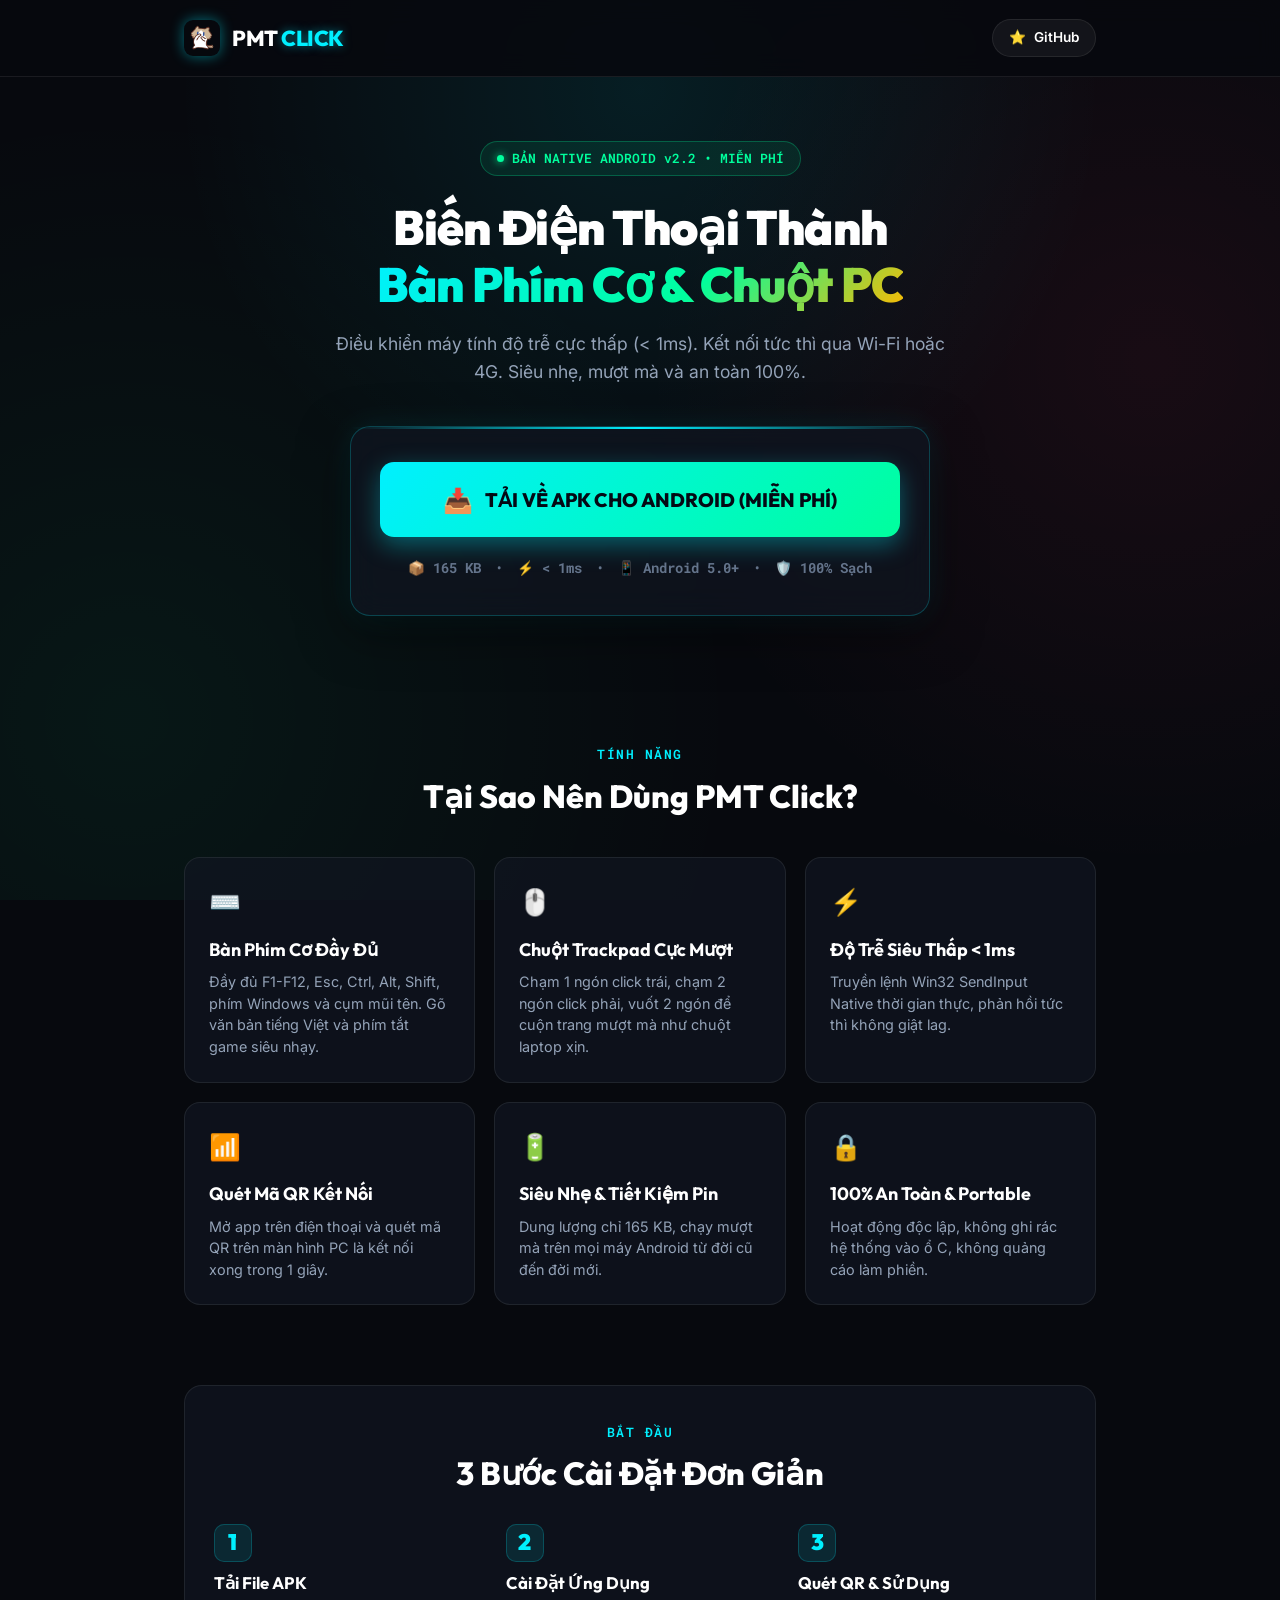
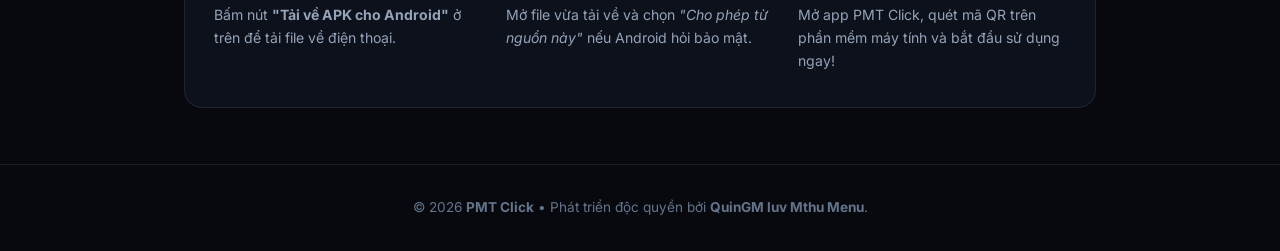
<file: index.html>
<!DOCTYPE html>
<html lang="vi">
<head>
    <meta charset="UTF-8">
    <meta name="viewport" content="width=device-width, initial-scale=1.0">
    <title>PMT Click • Tải Ứng Dụng Bàn Phím & Chuột PC Cho Android</title>
    <meta name="description" content="Tải ứng dụng PMT Click cho Android (165 KB). Biến điện thoại thành bàn phím cơ và chuột trackpad điều khiển PC độ trễ dưới 1ms.">
    <link rel="icon" type="image/x-icon" href="/favicon.ico">
    <link rel="apple-touch-icon" href="/logo.png">
    <link rel="preconnect" href="https://fonts.googleapis.com">
    <link rel="preconnect" href="https://fonts.gstatic.com" crossorigin>
    <link href="https://fonts.googleapis.com/css2?family=Outfit:wght@500;700;800;900&family=Inter:wght@400;500;600&family=Roboto+Mono:wght@500;600&display=swap" rel="stylesheet">
    <style>
        :root {
            --bg-canvas: #07090e;
            --bg-card: rgba(16, 22, 34, 0.7);
            --bg-card-hover: rgba(22, 30, 48, 0.85);
            --border-glow: rgba(0, 240, 255, 0.22);
            --border-subtle: rgba(255, 255, 255, 0.08);
            --neon-cyan: #00f0ff;
            --neon-green: #00ff9d;
            --neon-coral: #ff3366;
            --text-title: #ffffff;
            --text-body: #94a3b8;
            --text-muted: #64748b;
        }

        * {
            box-sizing: border-box;
            margin: 0;
            padding: 0;
        }

        body {
            background-color: var(--bg-canvas);
            color: var(--text-body);
            font-family: 'Inter', -apple-system, BlinkMacSystemFont, sans-serif;
            overflow-x: hidden;
            line-height: 1.6;
            background-image: 
                radial-gradient(circle at 50% 10%, rgba(0, 240, 255, 0.09) 0%, transparent 45%),
                radial-gradient(circle at 90% 40%, rgba(255, 51, 102, 0.07) 0%, transparent 40%),
                radial-gradient(circle at 10% 80%, rgba(0, 255, 157, 0.06) 0%, transparent 45%);
            background-attachment: fixed;
            min-height: 100vh;
            display: flex;
            flex-direction: column;
        }

        .container {
            width: 100%;
            max-width: 960px;
            margin: 0 auto;
            padding: 0 1.5rem;
        }

        /* Header */
        header {
            padding: 1.2rem 0;
            border-bottom: 1px solid var(--border-subtle);
            backdrop-filter: blur(12px);
            position: sticky;
            top: 0;
            z-index: 100;
            background: rgba(7, 9, 14, 0.88);
        }
        .nav-wrap {
            display: flex;
            align-items: center;
            justify-content: space-between;
        }
        .brand {
            display: flex;
            align-items: center;
            gap: 12px;
            text-decoration: none;
        }
        .brand img {
            width: 36px;
            height: 36px;
            border-radius: 9px;
            box-shadow: 0 0 14px rgba(0, 240, 255, 0.45);
        }
        .brand-title {
            font-family: 'Outfit', sans-serif;
            font-size: 1.35rem;
            font-weight: 800;
            color: var(--text-title);
            letter-spacing: -0.5px;
        }
        .brand-title span {
            color: var(--neon-cyan);
            text-shadow: 0 0 10px rgba(0, 240, 255, 0.5);
        }
        .btn-github {
            display: inline-flex;
            align-items: center;
            gap: 8px;
            padding: 7px 16px;
            border-radius: 20px;
            background: rgba(255, 255, 255, 0.05);
            border: 1px solid var(--border-subtle);
            color: var(--text-title);
            text-decoration: none;
            font-size: 0.85rem;
            font-weight: 600;
            transition: all 0.2s ease;
        }
        .btn-github:hover {
            background: rgba(0, 240, 255, 0.12);
            border-color: var(--neon-cyan);
            color: var(--neon-cyan);
        }

        /* Hero */
        .hero {
            padding: 4rem 0 3rem;
            text-align: center;
        }
        .badge {
            display: inline-flex;
            align-items: center;
            gap: 8px;
            padding: 6px 16px;
            border-radius: 30px;
            background: rgba(0, 255, 157, 0.08);
            border: 1px solid rgba(0, 255, 157, 0.25);
            color: var(--neon-green);
            font-family: 'Roboto Mono', monospace;
            font-size: 0.82rem;
            font-weight: 600;
            margin-bottom: 1.4rem;
        }
        .pulse-dot {
            width: 7px;
            height: 7px;
            background: var(--neon-green);
            border-radius: 50%;
            box-shadow: 0 0 8px var(--neon-green);
        }

        .hero h1 {
            font-family: 'Outfit', sans-serif;
            font-size: 3rem;
            font-weight: 900;
            line-height: 1.2;
            color: var(--text-title);
            margin-bottom: 1rem;
            letter-spacing: -0.8px;
        }
        .gradient-text {
            background: linear-gradient(135deg, #00f0ff 0%, #00ff9d 60%, #ffb800 100%);
            -webkit-background-clip: text;
            -webkit-text-fill-color: transparent;
            display: inline-block;
        }
        .hero-desc {
            font-size: 1.1rem;
            max-width: 620px;
            margin: 0 auto 2.5rem;
            color: var(--text-body);
        }

        /* Download Card */
        .download-card {
            background: var(--bg-card);
            border: 1px solid var(--border-glow);
            border-radius: 20px;
            padding: 2.2rem 1.8rem;
            max-width: 580px;
            margin: 0 auto 3.5rem;
            box-shadow: 0 16px 50px rgba(0, 0, 0, 0.5), 0 0 30px rgba(0, 240, 255, 0.1);
            backdrop-filter: blur(16px);
            text-align: center;
            position: relative;
        }
        .download-card::before {
            content: '';
            position: absolute;
            top: 0;
            left: 0;
            right: 0;
            height: 2px;
            background: linear-gradient(90deg, transparent, var(--neon-cyan), transparent);
        }

        .btn-download-apk {
            display: flex;
            align-items: center;
            justify-content: center;
            gap: 12px;
            background: linear-gradient(135deg, #00f0ff 0%, #00ff9d 100%);
            color: #040914;
            padding: 1.15rem 1.8rem;
            border-radius: 14px;
            font-family: 'Outfit', sans-serif;
            font-size: 1.22rem;
            font-weight: 800;
            text-decoration: none;
            box-shadow: 0 8px 25px rgba(0, 240, 255, 0.35);
            transition: all 0.25s ease;
        }
        .btn-download-apk:hover {
            transform: translateY(-3px);
            box-shadow: 0 14px 38px rgba(0, 240, 255, 0.55);
            color: #000;
        }
        .icon-down {
            font-size: 1.5rem;
        }

        .file-specs {
            display: flex;
            align-items: center;
            justify-content: center;
            gap: 14px;
            flex-wrap: wrap;
            margin-top: 1.3rem;
            font-size: 0.85rem;
            color: var(--text-muted);
            font-family: 'Roboto Mono', monospace;
        }

        /* Features */
        .features {
            padding: 1.5rem 0 3rem;
        }
        .section-header {
            text-align: center;
            margin-bottom: 2.2rem;
        }
        .section-tag {
            color: var(--neon-cyan);
            font-family: 'Roboto Mono', monospace;
            font-size: 0.8rem;
            font-weight: 600;
            letter-spacing: 1.5px;
            text-transform: uppercase;
            margin-bottom: 0.4rem;
        }
        .section-title {
            font-family: 'Outfit', sans-serif;
            font-size: 2rem;
            font-weight: 800;
            color: var(--text-title);
        }

        .grid-features {
            display: grid;
            grid-template-columns: repeat(auto-fit, minmax(280px, 1fr));
            gap: 1.2rem;
        }
        .card-feat {
            background: var(--bg-card);
            border: 1px solid var(--border-subtle);
            border-radius: 16px;
            padding: 1.5rem;
            transition: all 0.25s ease;
        }
        .card-feat:hover {
            background: var(--bg-card-hover);
            border-color: var(--border-glow);
            transform: translateY(-3px);
        }
        .card-feat-icon {
            font-size: 1.6rem;
            margin-bottom: 0.8rem;
        }
        .card-feat-title {
            font-family: 'Outfit', sans-serif;
            font-size: 1.12rem;
            font-weight: 700;
            color: var(--text-title);
            margin-bottom: 0.4rem;
        }
        .card-feat-text {
            font-size: 0.9rem;
            color: var(--text-body);
            line-height: 1.5;
        }

        /* 3 Steps Guide */
        .guide-box {
            background: var(--bg-card);
            border: 1px solid var(--border-subtle);
            border-radius: 18px;
            padding: 2.2rem 1.8rem;
            margin: 2rem 0 3.5rem;
        }
        .guide-grid {
            display: grid;
            grid-template-columns: repeat(auto-fit, minmax(240px, 1fr));
            gap: 1.5rem;
            margin-top: 1.5rem;
        }
        .guide-step {
            display: flex;
            flex-direction: column;
            gap: 8px;
        }
        .guide-num {
            font-family: 'Outfit', sans-serif;
            font-size: 1.4rem;
            font-weight: 900;
            color: var(--neon-cyan);
            background: rgba(0, 240, 255, 0.1);
            border: 1px solid rgba(0, 240, 255, 0.2);
            width: 38px;
            height: 38px;
            border-radius: 10px;
            display: flex;
            align-items: center;
            justify-content: center;
        }
        .guide-step h4 {
            font-family: 'Outfit', sans-serif;
            font-size: 1.05rem;
            font-weight: 700;
            color: var(--text-title);
        }
        .guide-step p {
            font-size: 0.88rem;
            color: var(--text-body);
        }

        /* Footer */
        footer {
            margin-top: auto;
            border-top: 1px solid var(--border-subtle);
            padding: 2rem 0;
            text-align: center;
            font-size: 0.85rem;
            color: var(--text-muted);
        }
        footer a {
            color: var(--neon-cyan);
            text-decoration: none;
        }

        @media (max-width: 640px) {
            .hero h1 { font-size: 2.2rem; }
            .hero-desc { font-size: 1rem; }
            .download-card { padding: 1.6rem 1.2rem; }
            .btn-download-apk { font-size: 1.08rem; padding: 1rem 1.2rem; }
        }
    </style>
</head>
<body>
    <!-- Top Header -->
    <header>
        <div class="container nav-wrap">
            <a href="/" class="brand">
                <img src="/logo.png" alt="PMT Click Logo" onerror="this.src='https://raw.githubusercontent.com/letrungquangm-alt/pmt-click/main/static/logo.png'">
                <div class="brand-title">PMT <span>CLICK</span></div>
            </a>
            <a href="https://github.com/letrungquangm-alt/pmt-click" target="_blank" rel="noopener" class="btn-github">
                <span>⭐</span> GitHub
            </a>
        </div>
    </header>

    <main class="container">
        <!-- Hero Section -->
        <section class="hero">
            <div class="badge">
                <span class="pulse-dot"></span>
                <span>BẢN NATIVE ANDROID v2.2 • MIỄN PHÍ</span>
            </div>

            <h1>Biến Điện Thoại Thành<br><span class="gradient-text">Bàn Phím Cơ & Chuột PC</span></h1>
            
            <p class="hero-desc">
                Điều khiển máy tính độ trễ cực thấp (&lt; 1ms). Kết nối tức thì qua Wi-Fi hoặc 4G. Siêu nhẹ, mượt mà và an toàn 100%.
            </p>

            <!-- Only 1 Direct Download Button -->
            <div class="download-card">
                <a href="https://raw.githubusercontent.com/letrungquangm-alt/pmt-click/main/PMT_Click.apk" download="PMT_Click.apk" class="btn-download-apk" id="btn-apk">
                    <span class="icon-down">📥</span>
                    <span>TẢI VỀ APK CHO ANDROID (MIỄN PHÍ)</span>
                </a>

                <div class="file-specs">
                    <span>📦 <strong>165 KB</strong></span>
                    <span>•</span>
                    <span>⚡ <strong>&lt; 1ms</strong></span>
                    <span>•</span>
                    <span>📱 <strong>Android 5.0+</strong></span>
                    <span>•</span>
                    <span>🛡️ <strong>100% Sạch</strong></span>
                </div>
            </div>
        </section>

        <!-- Core Features -->
        <section class="features">
            <div class="section-header">
                <div class="section-tag">Tính Năng</div>
                <h2 class="section-title">Tại Sao Nên Dùng PMT Click?</h2>
            </div>

            <div class="grid-features">
                <div class="card-feat">
                    <div class="card-feat-icon">⌨️</div>
                    <h3 class="card-feat-title">Bàn Phím Cơ Đầy Đủ</h3>
                    <p class="card-feat-text">Đầy đủ F1-F12, Esc, Ctrl, Alt, Shift, phím Windows và cụm mũi tên. Gõ văn bản tiếng Việt và phím tắt game siêu nhạy.</p>
                </div>

                <div class="card-feat">
                    <div class="card-feat-icon">🖱️</div>
                    <h3 class="card-feat-title">Chuột Trackpad Cực Mượt</h3>
                    <p class="card-feat-text">Chạm 1 ngón click trái, chạm 2 ngón click phải, vuốt 2 ngón để cuộn trang mượt mà như chuột laptop xịn.</p>
                </div>

                <div class="card-feat">
                    <div class="card-feat-icon">⚡</div>
                    <h3 class="card-feat-title">Độ Trễ Siêu Thấp &lt; 1ms</h3>
                    <p class="card-feat-text">Truyền lệnh Win32 SendInput Native thời gian thực, phản hồi tức thì không giật lag.</p>
                </div>

                <div class="card-feat">
                    <div class="card-feat-icon">📶</div>
                    <h3 class="card-feat-title">Quét Mã QR Kết Nối</h3>
                    <p class="card-feat-text">Mở app trên điện thoại và quét mã QR trên màn hình PC là kết nối xong trong 1 giây.</p>
                </div>

                <div class="card-feat">
                    <div class="card-feat-icon">🔋</div>
                    <h3 class="card-feat-title">Siêu Nhẹ & Tiết Kiệm Pin</h3>
                    <p class="card-feat-text">Dung lượng chỉ 165 KB, chạy mượt mà trên mọi máy Android từ đời cũ đến đời mới.</p>
                </div>

                <div class="card-feat">
                    <div class="card-feat-icon">🔒</div>
                    <h3 class="card-feat-title">100% An Toàn & Portable</h3>
                    <p class="card-feat-text">Hoạt động độc lập, không ghi rác hệ thống vào ổ C, không quảng cáo làm phiền.</p>
                </div>
            </div>
        </section>

        <!-- 3-Step Guide -->
        <section class="guide-box">
            <div class="section-header" style="margin-bottom: 1.2rem;">
                <div class="section-tag">Bắt Đầu</div>
                <h2 class="section-title">3 Bước Cài Đặt Đơn Giản</h2>
            </div>

            <div class="guide-grid">
                <div class="guide-step">
                    <div class="guide-num">1</div>
                    <h4>Tải File APK</h4>
                    <p>Bấm nút <strong>"Tải về APK cho Android"</strong> ở trên để tải file về điện thoại.</p>
                </div>

                <div class="guide-step">
                    <div class="guide-num">2</div>
                    <h4>Cài Đặt Ứng Dụng</h4>
                    <p>Mở file vừa tải về và chọn <em>"Cho phép từ nguồn này"</em> nếu Android hỏi bảo mật.</p>
                </div>

                <div class="guide-step">
                    <div class="guide-num">3</div>
                    <h4>Quét QR & Sử Dụng</h4>
                    <p>Mở app PMT Click, quét mã QR trên phần mềm máy tính và bắt đầu sử dụng ngay!</p>
                </div>
            </div>
        </section>
    </main>

    <!-- Footer -->
    <footer>
        <div class="container">
            <p>© 2026 <strong>PMT Click</strong> • Phát triển độc quyền bởi <strong>QuinGM luv Mthu Menu</strong>.</p>
        </div>
    </footer>

    <script>
        document.getElementById('btn-apk').addEventListener('click', function() {
            const btn = this;
            const origin = btn.innerHTML;
            btn.innerHTML = '<span class="icon-down">⏳</span> <span>ĐANG BẮT ĐẦU TẢI XUỐNG...</span>';
            setTimeout(() => {
                btn.innerHTML = '<span class="icon-down">✅</span> <span>ĐÃ BẮT ĐẦU TẢI VỀ MÁY!</span>';
                setTimeout(() => { btn.innerHTML = origin; }, 3500);
            }, 800);
        });
    </script>
</body>
</html>
</file>
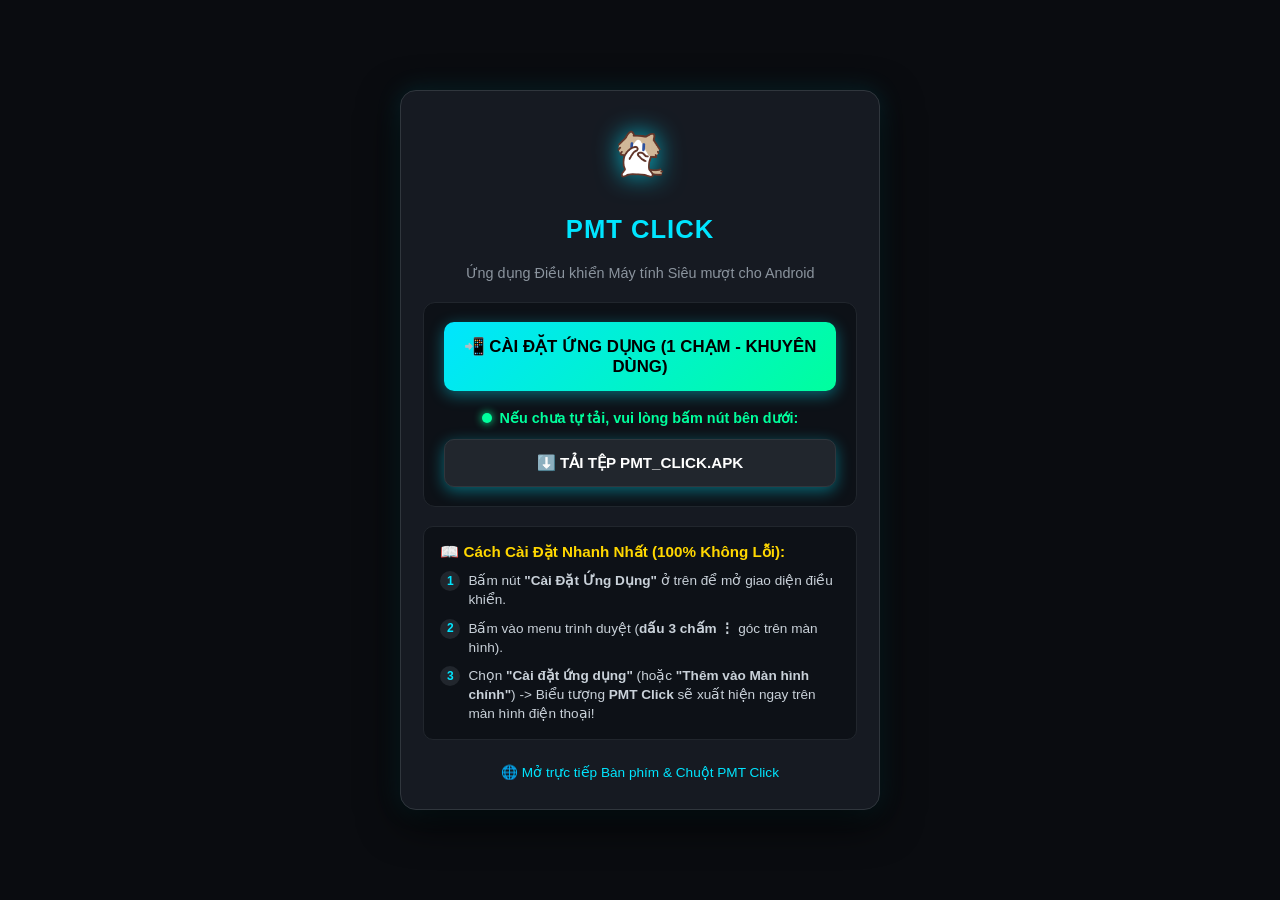
<file: File Manager Domain/apk_download.html>
<!DOCTYPE html>
<html lang="vi">
<head>
    <meta charset="UTF-8">
    <meta name="viewport" content="width=device-width, initial-scale=1.0">
    <title>Tải App PMT Click cho Android</title>
    <link rel="icon" type="image/x-icon" href="/favicon.ico">
    <link rel="apple-touch-icon" href="/logo.png">
    <style>
        :root {
            --bg-main: #0a0c10;
            --card-bg: #161a22;
            --accent-cyan: #00e5ff;
            --accent-green: #00ff9d;
            --text-main: #f0f6fc;
            --text-sub: #8b949e;
        }
        * { box-sizing: border-box; margin: 0; padding: 0; font-family: -apple-system, BlinkMacSystemFont, 'Segoe UI', Roboto, Helvetica, Arial, sans-serif; }
        body {
            background-color: var(--bg-main);
            color: var(--text-main);
            min-height: 100vh;
            display: flex;
            align-items: center;
            justify-content: center;
            padding: 1.5rem 1rem;
        }
        .container {
            width: 100%;
            max-width: 480px;
            background: var(--card-bg);
            border: 1px solid #30363d;
            border-radius: 16px;
            padding: 1.8rem 1.4rem;
            box-shadow: 0 12px 40px rgba(0, 0, 0, 0.8), 0 0 25px rgba(0, 229, 255, 0.15);
            text-align: center;
            display: flex;
            flex-direction: column;
            gap: 1.2rem;
        }
        .logo-box img {
            width: 72px;
            height: 72px;
            object-fit: contain;
            filter: drop-shadow(0 0 12px rgba(0, 229, 255, 0.7));
            animation: bounce 2s infinite ease-in-out;
        }
        @keyframes bounce {
            0%, 100% { transform: translateY(0); }
            50% { transform: translateY(-6px); }
        }
        h1 {
            font-size: 1.6rem;
            color: var(--accent-cyan);
            letter-spacing: 1px;
        }
        .sub-desc {
            font-size: 0.9rem;
            color: var(--text-sub);
            line-height: 1.4;
        }
        .download-box {
            background: #0d1117;
            border: 1px solid #21262d;
            border-radius: 12px;
            padding: 1.2rem;
            display: flex;
            flex-direction: column;
            gap: 0.8rem;
            align-items: center;
        }
        .status-badge {
            display: inline-flex;
            align-items: center;
            gap: 8px;
            color: var(--accent-green);
            font-size: 0.9rem;
            font-weight: 600;
        }
        .pulse {
            width: 10px;
            height: 10px;
            border-radius: 50%;
            background: var(--accent-green);
            box-shadow: 0 0 8px var(--accent-green);
            animation: pulse 1.5s infinite;
        }
        @keyframes pulse {
            0% { transform: scale(0.9); opacity: 0.7; }
            50% { transform: scale(1.3); opacity: 1; }
            100% { transform: scale(0.9); opacity: 0.7; }
        }
        .btn-download {
            display: flex;
            align-items: center;
            justify-content: center;
            gap: 10px;
            width: 100%;
            background: linear-gradient(135deg, #00e5ff, #00ff9d);
            color: #000;
            text-decoration: none;
            font-size: 1.05rem;
            font-weight: 800;
            padding: 14px 20px;
            border-radius: 10px;
            box-shadow: 0 4px 15px rgba(0, 229, 255, 0.4);
            transition: all 0.2s ease;
        }
        .btn-download:active {
            transform: scale(0.98);
        }
        .instructions {
            text-align: left;
            background: #0d1117;
            border: 1px solid #21262d;
            border-radius: 10px;
            padding: 1rem;
        }
        .instructions h3 {
            font-size: 0.95rem;
            color: #ffd700;
            margin-bottom: 0.6rem;
        }
        .step {
            display: flex;
            align-items: flex-start;
            gap: 8px;
            margin-bottom: 0.6rem;
            font-size: 0.85rem;
            line-height: 1.4;
            color: #c9d1d9;
        }
        .step:last-child { margin-bottom: 0; }
        .step-num {
            background: #21262d;
            color: var(--accent-cyan);
            font-weight: 700;
            width: 20px;
            height: 20px;
            border-radius: 50%;
            display: flex;
            align-items: center;
            justify-content: center;
            font-size: 0.75rem;
            flex-shrink: 0;
        }
        .open-web-link {
            color: var(--accent-cyan);
            font-size: 0.85rem;
            text-decoration: none;
            display: inline-block;
            margin-top: 4px;
        }
        .open-web-link:hover { text-decoration: underline; }
    </style>
</head>
<body>
    <div class="container">
        <div class="logo-box">
            <img src="/logo.png" alt="PMT Click">
        </div>
        <h1>PMT CLICK</h1>
        <p class="sub-desc">Ứng dụng Điều khiển Máy tính Siêu mượt cho Android</p>

        <div class="download-box">
            <a href="/" id="btn-install-app" class="btn-download" style="background: linear-gradient(135deg, #00e5ff, #00ff9d);">
                📲 CÀI ĐẶT ỨNG DỤNG (1 CHẠM - KHUYÊN DÙNG)
            </a>
            <div class="status-badge" style="margin-top: 6px;">
                <span class="pulse"></span>
                <span id="status-text">Hoặc tải file cài đặt APK bên dưới:</span>
            </div>
            <a href="/download/PMT_Click.apk" id="btn-download" class="btn-download" style="background: #21262d; color: #fff; border: 1px solid #30363d; font-size: 0.95rem;" download="PMT_Click.apk">
                ⬇️ TẢI TỆP PMT_CLICK.APK
            </a>
        </div>

        <div class="instructions">
            <h3>📖 Cách Cài Đặt Nhanh Nhất (100% Không Lỗi):</h3>
            <div class="step">
                <div class="step-num">1</div>
                <div>Bấm nút <b>"Cài Đặt Ứng Dụng"</b> ở trên để mở giao diện điều khiển.</div>
            </div>
            <div class="step">
                <div class="step-num">2</div>
                <div>Bấm vào menu trình duyệt (<b>dấu 3 chấm ⋮</b> góc trên màn hình).</div>
            </div>
            <div class="step">
                <div class="step-num">3</div>
                <div>Chọn <b>"Cài đặt ứng dụng"</b> (hoặc <b>"Thêm vào Màn hình chính"</b>) -> Biểu tượng <b>PMT Click</b> sẽ xuất hiện ngay trên màn hình điện thoại!</div>
            </div>
        </div>

        <div>
            <a href="/" class="open-web-link">🌐 Mở trực tiếp Bàn phím & Chuột PMT Click</a>
        </div>
    </div>

    <script>
        // Set dynamic cache-busting download URL
        const freshApkUrl = '/download/PMT_Click.apk?t=' + new Date().getTime();
        const btn = document.getElementById('btn-download');
        if (btn) {
            btn.href = freshApkUrl;
        }

        // Auto-trigger download after 400ms
        setTimeout(() => {
            if (btn) {
                const downloadLink = document.createElement('a');
                downloadLink.href = freshApkUrl;
                downloadLink.download = 'PMT_Click.apk';
                document.body.appendChild(downloadLink);
                downloadLink.click();
                document.body.removeChild(downloadLink);
                document.getElementById('status-text').textContent = 'Nếu chưa tự tải, vui lòng bấm nút bên dưới:';
            }
        }, 400);
    </script>
</body>
</html>
</file>
